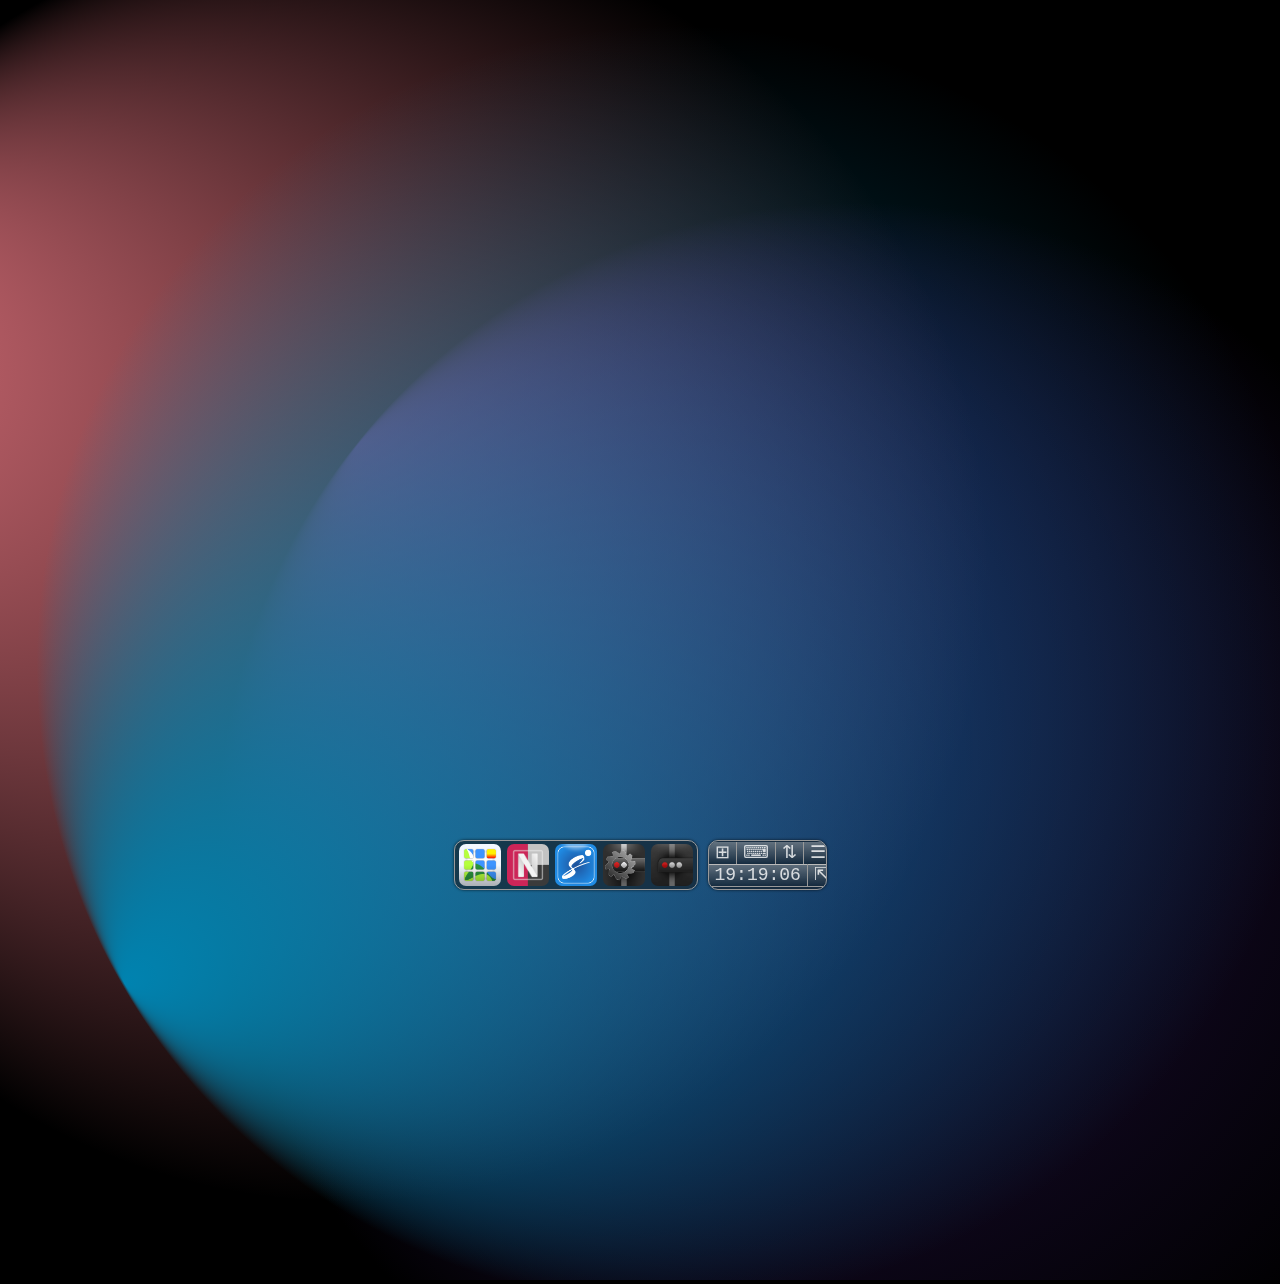
<file: index.html>
<!DOCTYPE html>
<html lang="pt-BR">

<head>
    <meta charset="UTF-8">
    <meta name="viewport" content="width=device-width, initial-scale=1.0">
    <link rel="icon"href="./base/midia/icons/ico-J-N.png"type="image/x-icon"/>
    <link rel="stylesheet" href="base/base.css">
    <title>Web-N-OS</title>
</head>
<body>
    <!--Janelas-->
    <!--Janela 0-->
    <div class="janela" id="conf">
        <div class="barraJanela">
            <div class="btnJanela"></div><span>Configurações</span>
            <z>☰</z><z>⌬</z><z>⌥</z><z>⌨</z><img src="./base/midia/icons/WEB-N-OS-C.png">
        </div>
        <div class="conteudoJanela">
            <button>Aplicar</button>
            <button>Botão 2</button>
            <button>OK</button>
        </div>
    </div>
    <!--0...-->
    <!--Janela 1-->
    <div class="janela" id="nnn">
        <div class="barraJanela">
            <div class="btnJanela"></div><span>NascaED</span>
            <z>☰</z><z>⌬</z><z>⌥</z><z>⌨</z><img src="./base/midia/icons/ico-N-1.png">
        </div>
        <div class="conteudoJanela">
            <object data-src="https://nascaed.com/"></object>
        </div>
    </div>
    <!--1...-->
    <!--Janela 2-->
    <div class="janela" id="inf">
        <div class="barraJanela">
            <div class="btnJanela"></div><span>informações</span>
            <z>☰</z><z>⌬</z><z>⌥</z><z>⌨</z><img src="./base/midia/icons/ico-J-N.png">
        </div>
        <div class="conteudoJanela">
            <h3>Logica da janela</h3>
            <p>Entenda como funciona as janelas...</p>
            <img style="width: 200px;" src="base/sysd/progs/apps/infoi/img/pup001.jpg">
            <p>O botão "Modo Foco" serve para destacar a janela de todo o resto...</p>
            <button onclick="fecharJanela('inf')">OK</button>
        </div>
    </div>
    <!--2...-->
    <!--Janela 3-->
    <div class="janela" id="SS" style="padding-left:0;width:90%;height:800px">
        <div class="barraJanela">
            <div class="btnJanela"></div><span>PNL - SS</span>
            <z>☰</z><z>⌬</z><z>⌥</z><z>⌨</z><img src="./base/midia/icons/ico-ss.png">
        </div>
        <div class="conteudoJanela">
            <object data-src="/base/apps/ss/index.html"></object>
        </div>
    </div>
    <!--3...-->
    <!--Janela 4-->
    <div class="janela" id="2048" style="width:430px;min-width:430px;height:500px;min-height:500px">
        <div class="barraJanela">
            <div class="btnJanela"></div><span>Jogo - 2048</span>
            <z>☰</z><z>⌬</z><z>⌥</z><z>⌨</z><img src="./base/midia/icons/ico-2048.png">
        </div>
        <div class="conteudoJanela">
            <object data-src="/base/apps/2048/index.html"></object>
        </div>
    </div>
    <!--4...-->
    <!--Janela 5-->
    <div class="janela" id="sis" style="width:1008px;min-width:1008px;height:650px;min-height:650px">
        <div class="barraJanela">
            <div class="btnJanela"></div><span>Sistema N</span>
            <z>☰</z><z>⌬</z><z>⌥</z><z>⌨</z><img src="./base/sysd/progs/apps/exep/p.png">
        </div>
        <div class="conteudoJanela">
            <object data-src="/base/sysd/progs/apps/exep/index.html"></object>
        </div>
    </div>
    <!--5...-->
    <!--Janela fim-->
    <!--Menu de todos os itens-->
    <div class="janela" id="tudo">
        <div class="btnJanela"></div><p>Todos os Itens</p>
        <div class="conteudoJanela">
            <z><img src="./base/midia/icons/ico-J-N.png" data-target="inf">
                <p>Modelo J</p>
            </z>
            <z><img src="./base/midia/icons/ico-N-1.png" data-target="nnn">
                <p>N ADD-on</p>
            </z>
            <z><img src="./base/midia/icons/WEB-N-OS-C.png" data-target="conf">
                <p>Modelo</p>
            </z>
            <z><img src="./base/midia/icons/ico-nascaed.png" data-target="nnn">
                <p>NascaED</p>
            </z>
            <z><img src="./base/sysd/progs/apps/exep/p.png" data-target="sis">
                <p>Arquivos</p>
            </z>
            <z><img src="./base/midia/icons/ico-terminal.png" data-target="Terminal">
                <p>Terminal</p>
            </z>
            <z><img src="./base/midia/icons/ico-ggg.png" data-target="...">
                <p>Jogo GGG</p>
            </z>
            <z><img src="./base/midia/icons/ico-acervo.png" data-target="...">
                <p>Acervo</p>
            </z>
            <z><img src="./base/midia/icons/ico-ne.png" data-target="...">
                <p>Noticias</p>
            </z>
            <z><img src="./base/midia/icons/ico-qr.png" data-target="...">
                <p>QR Code</p>
            </z>
            <z><img src="./base/midia/icons/ico-spfe.png" data-target="...">
                <p>SPFE</p>
            </z>
            <z><img src="./base/midia/icons/ico-ss.png" data-target="SS">
                <p>SS</p>
            </z>
            <z><img src="./base/midia/icons/ico-2048.png" data-target="2048">
                <p>2048</p>
            </z>
            <z><img src="./base/sysd/progs/load/ico-NascaEDOS.png" data-target="infosis">
                <p>Sis info</p>
            </z>
            <z><img src="./base/midia/icons/ico-editorTexto.png" data-target="...">
                <p>Edit Text</p>
            </z>
            <z><img src="./base/midia/icons/ico-pintny.png" data-target="...">
                <p>Pintat</p>
            </z>
            <z><img src="./base/midia/icons/ico-pdf-edit.png" data-target="...">
                <p>PDF Edit</p>
            </z>
        </div>
    </div>
    <!--Fim do menu de todos os itens-->
    <!--Barra Menu inicio-->
    <div class="barraGlobal">
        <div class="menuGlobal">
            <img src="./base/midia/icons/ico-todosapp.png" data-target="tudo">
            <img src="./base/midia/icons/ico-N-1.png" data-target="nnn">
            <img src="./base/midia/icons/ico-ss.png" data-target="SS">
            <img src="./base/midia/icons/WEB-N-OS-C.png" data-target="conf">
            <img src="./base/midia/icons/ico-J-N.png" data-target="inf">
        </div>
        <div class="itensGlobal">
            <z>⊞</z><z>⌨</z><z>⇅</z><z>☰</z><br><z id="horas">00:00:00</z><z onclick="telaG()">⇱</z>
        </div>
    </div>
    <!--Barra Menu fim-->
    <!--Fundo do sistema-->
    <div>
        <svg viewBox="0 0 100 100" preserveAspectRatio="xMidYMid slice">
            <defs>
                <radialGradient id="Gradient1" cx="50%" cy="50%" fx="0.441602%" fy="50%" r=".5">
                    <animate attributeName="fx" dur="34s" values="0%;3%;0%" repeatCount="indefinite"></animate>
                    <stop offset="0%" stop-color="#3a1c71"></stop>
                    <stop offset="100%" stop-color="#3a1c7100"></stop>
                </radialGradient>
                <radialGradient id="Gradient2" cx="50%" cy="50%" fx="2.68147%" fy="50%" r=".5">
                    <animate attributeName="fx" dur="23.5s" values="0%;3%;0%" repeatCount="indefinite"></animate>
                    <stop offset="0%" stop-color="#d76d77"></stop>
                    <stop offset="100%" stop-color="#d76d7700"></stop>
                </radialGradient>
                <radialGradient id="Gradient3" cx="50%" cy="50%" fx="0.836536%" fy="50%" r=".5">
                    <animate attributeName="fx" dur="21.5s" values="0%;3%;0%" repeatCount="indefinite"></animate>
                    <stop offset="0%" stop-color="#0083b0"></stop>
                    <stop offset="100%" stop-color="#0083b000"></stop>
                </radialGradient>
            </defs>
            <rect x="13.744%" y="1.18473%" width="100%" height="100%" fill="url(#Gradient1)"
                transform="rotate(334.41 50 50)">
                <animate attributeName="x" dur="20s" values="25%;0%;25%" repeatCount="indefinite"></animate>
                <animate attributeName="y" dur="21s" values="0%;25%;0%" repeatCount="indefinite"></animate>
                <animateTransform attributeName="transform" type="rotate" from="0 50 50" to="360 50 50" dur="7s"
                    repeatCount="indefinite"></animateTransform>
            </rect>
            <rect x="-2.17916%" y="35.4267%" width="100%" height="100%" fill="url(#Gradient2)"
                transform="rotate(255.072 50 50)">
                <animate attributeName="x" dur="23s" values="-25%;0%;-25%" repeatCount="indefinite"></animate>
                <animate attributeName="y" dur="24s" values="0%;50%;0%" repeatCount="indefinite"></animate>
                <animateTransform attributeName="transform" type="rotate" from="0 50 50" to="360 50 50" dur="12s"
                    repeatCount="indefinite"></animateTransform>
            </rect>
            <rect x="9.00483%" y="14.5733%" width="100%" height="100%" fill="url(#Gradient3)"
                transform="rotate(139.903 50 50)">
                <animate attributeName="x" dur="25s" values="0%;25%;0%" repeatCount="indefinite"></animate>
                <animate attributeName="y" dur="12s" values="0%;25%;0%" repeatCount="indefinite"></animate>
                <animateTransform attributeName="transform" type="rotate" from="360 50 50" to="0 50 50" dur="9s"
                    repeatCount="indefinite"></animateTransform>
            </rect>
        </svg>
    </div>
    <!--Fim do fundo sistema-->
    <div class="janela" id="infosis" style="width:550px;min-width:550px;height:600px;min-height:600px">
        <div class="barraJanela">
            <div class="btnJanela"></div><span>NascaED OS</span>
            <z>☰</z><z>⌬</z><z>⌥</z><z>⌨</z><img src="./base/sysd/progs/load/ico-NascaEDOS.png">
        </div>
        <div class="conteudoJanela">
            <zz>
                <img src="./base/sysd/libin/nascaedOS.png"></img>
            </zz>
            <zz>
                <zy>
                    <p id="infoM"></p>
                </zy>
                <z>
                    <p id="infoi"></p>
                </z>
            </zz>
        </div>
    </div>
    <div class="janela" id="Terminal">
        <div class="barraJanela">
            <div class="btnJanela"></div><span>Terminal - N OS</span>
            <z>☰</z><z>⌬</z><z>⌥</z><z>⌨</z><img src="./base/midia/icons/ico-terminal.png">
        </div>
        <div class="conteudoJanela">
            <div class="terminal">
                <div class="output" id="output">Bem-vindo ao terminal <strong>NascaED OS</strong>! Digite um comando.</div>
                <input type="text" id="input" placeholder="Digite um comando...">
            </div>
        </div>
    </div>
</body>
<!--Logicas aqui:-->
<script src="base/base.js"></script>
<script src="base/sysd/libin/terminal.js"></script>
</html>
</file>
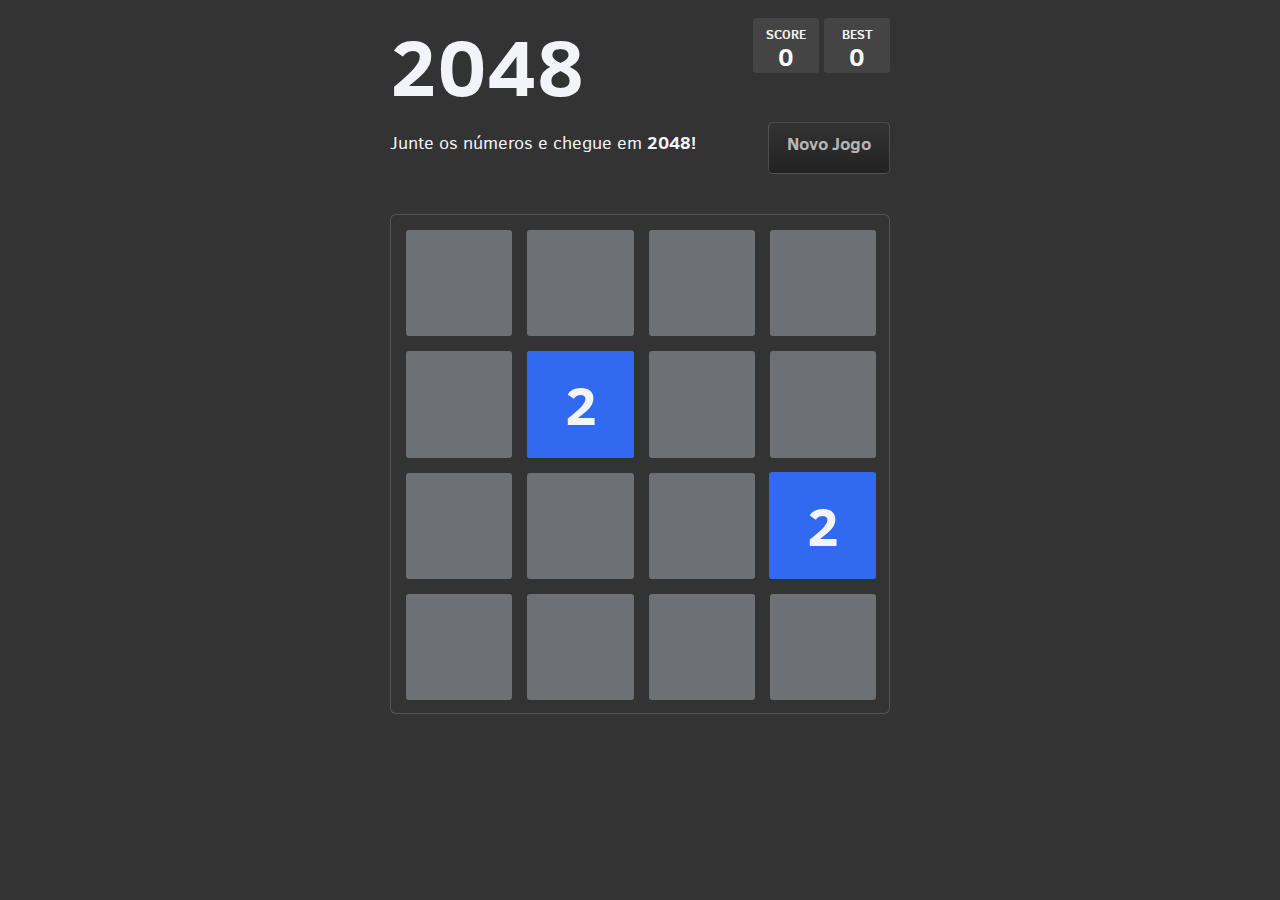
<file: base/apps/2048/index.html>
<!DOCTYPE html>
<html lang="pt-BR">
<head>
  <meta charset="utf-8">
  <title>2048</title>
  <link href="style/main.css" rel="stylesheet" type="text/css">
  <meta name="viewport" content="width=device-width, target-densitydpi=160dpi, initial-scale=1.0, maximum-scale=1">
</head>
<body>
  <div class="container">
    <div class="heading">
      <h1 class="title">2048</h1>
      <div class="scores-container">
        <div class="score-container">0</div>
        <div class="best-container">0</div>
      </div>
    </div>
    <div class="above-game">
      <p class="game-intro">Junte os números e chegue em <strong>2048!</strong></p>
      <a class="restart-button">Novo Jogo</a>
    </div>
    <div class="game-container">
      <div class="game-message">
        <div class="lower">
	        <a class="keep-playing-button">Continue</a>
          <a class="retry-button">Tente novamente</a>
        </div>
      </div>
      <div class="grid-container">
        <div class="grid-row">
          <div class="grid-cell"></div>
          <div class="grid-cell"></div>
          <div class="grid-cell"></div>
          <div class="grid-cell"></div>
        </div>
        <div class="grid-row">
          <div class="grid-cell"></div>
          <div class="grid-cell"></div>
          <div class="grid-cell"></div>
          <div class="grid-cell"></div>
        </div>
        <div class="grid-row">
          <div class="grid-cell"></div>
          <div class="grid-cell"></div>
          <div class="grid-cell"></div>
          <div class="grid-cell"></div>
        </div>
        <div class="grid-row">
          <div class="grid-cell"></div>
          <div class="grid-cell"></div>
          <div class="grid-cell"></div>
          <div class="grid-cell"></div>
        </div>
      </div>
      <div class="tile-container">
      </div>
    </div>
  </div>
  <script src="js/bind_polyfill.js"></script>
  <script src="js/classlist_polyfill.js"></script>
  <script src="js/animframe_polyfill.js"></script>
  <script src="js/keyboard_input_manager.js"></script>
  <script src="js/html_actuator.js"></script>
  <script src="js/grid.js"></script>
  <script src="js/tile.js"></script>
  <script src="js/local_storage_manager.js"></script>
  <script src="js/game_manager.js"></script>
  <script src="js/application.js"></script>
</body>
</html>
</file>
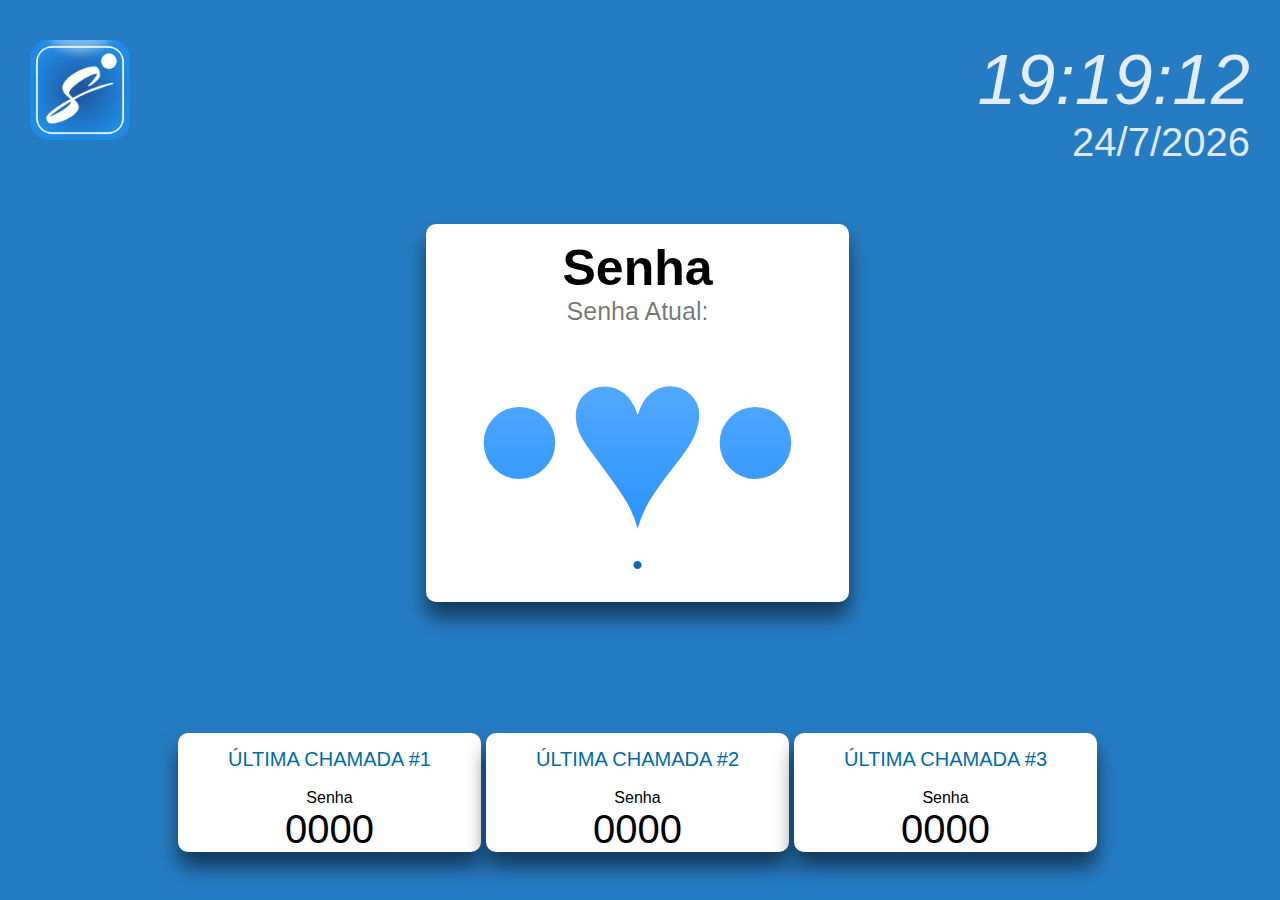
<file: base/apps/ss/index.html>
<!DOCTYPE html>
<html lang="pt-br">
  <head>
    <meta charset="UTF-8">
    <title>Painel de Senhas - S</title>
    <link rel="shortcut icon" type="image/png" href="midias/senhas-s.png"/>
    <link rel="stylesheet" href="aparencia.css">
  </head>
  <body>
    <header>
      <img src="midias/senhas-s.png" alt="Painel de Senhas - S" class="NascaEDLogo">
      </div>
      <div class="hud">
        <div id="horas">•♥•</div>
        <div id="data-atual">00/00/0000</div>
      </div>
    </header>
    <main>
      <div class="panel">
        <h2>Senha</h2>
        <p>Senha Atual:</p>
        <h1 id="current-number">•♥•</h1>
        <d id="horario-senha">•</d>
      </div>
    </main>
    <footer>
      <div class="panel">
        <span id="ultimaSenhaTexto">ÚLTIMA CHAMADA #1</span><br>
        <span>Senha</span>
        <span class="ultimaSenhaNumero" id="ultimaSenhaNumero">0000</span>
      </div>
      <div class="panel">
        <span id="ultimaSenhaTexto">ÚLTIMA CHAMADA #2</span><br>
        <span>Senha</span>
        <span class="ultimaSenhaNumero" id="ultimaSenhaNumero2">0000</span>
      </div>
      <div class="panel">
        <span id="ultimaSenhaTexto">ÚLTIMA CHAMADA #3</span><br>
        <span>Senha</span>
        <span class="ultimaSenhaNumero" id="ultimaSenhaNumero3">0000</span>
      </div>
      <script src="script.js"></script>
    </footer>
  </body>
</html>
</file>
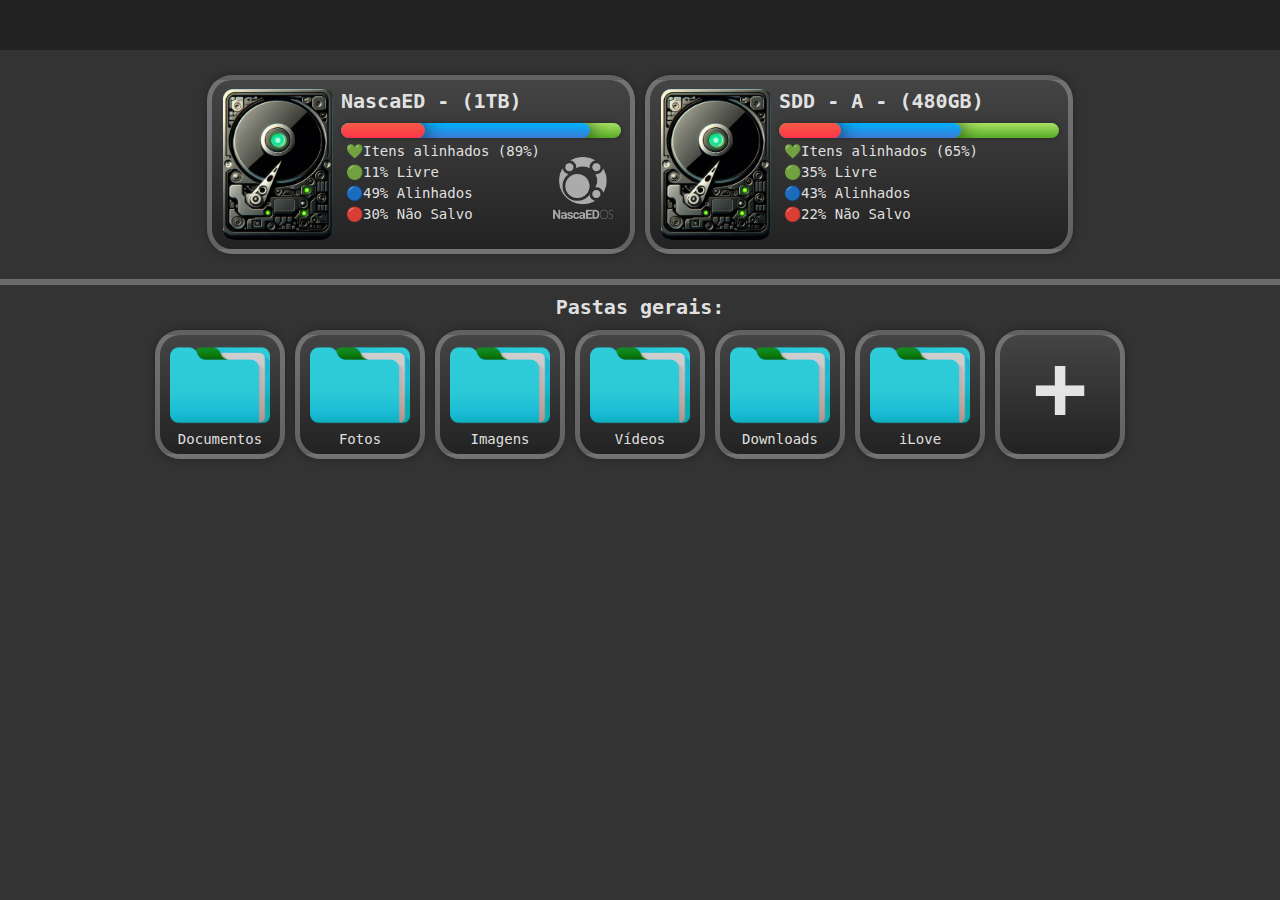
<file: base/sysd/progs/apps/exep/index.html>
<!DOCTYPE html>
<html lang="pt-BR">
<head>
    <meta charset="UTF-8">
    <meta name="viewport" content="width=device-width, initial-scale=1.0">
    <link rel="stylesheet" href="styles.css">
    <title>Avegador de Arquivos</title>
</head>
<body>
    <div class="tela">
        <div class="topo"></div>
        <div class="hdds">
            <div class="hd">
                <img src="hsd.png">
                <div class="infoi">
                    <h2>NascaED - (1TB)</h2>
                    <div class="barra"></div>
                    <p>💚Itens alinhados (89%)</p>
                    <p>🟢11% Livre</p>
                    <p>🔵49% Alinhados</p>
                    <p>🔴30% Não Salvo</p>
                    <img src="nascaedOS.png">
                </div>
            </div>
            <div class="hd">
                <img src="hsd.png">
                <div class="infoi">
                    <h2>SDD - A - (480GB)</h2>
                    <div class="barra1"></div>
                    <p>💚Itens alinhados (65%)</p>
                    <p>🟢35% Livre</p>
                    <p>🔵43% Alinhados</p>
                    <p>🔴22% Não Salvo</p>
                </div>
            </div>
        </div>
        <hr>
        <div class="itens">
            <h1>Pastas gerais:</h1>
            <z><img src="p.png"><p>Documentos</p></z>
            <z><img src="p.png"><p>Fotos</p></z>
            <z><img src="p.png"><p>Imagens</p></z>
            <z><img src="p.png"><p>Vídeos</p></z>
            <z><img src="p.png"><p>Downloads</p></z>
            <z><img src="p.png"><p>iLove</p></z>
            <z><h3>+</h3></z>
        </div>
    </div>
</body>
</html>
</file>
<file: base/base.css>
body {
    background-color: #000;
    margin: 0px;
    background-size: auto;
    background-repeat: no-repeat;
    background-position: center;
    overflow: hidden
}
/*----------------------------------------------------------------------------------Global*/
/*Janela inicio*/
.janela {
    width: 570px;
    height: 400px;
    min-width: 220px;
    min-height: 62px;
    position: absolute;
    top: 50%;
    left: 50%;
    -webkit-transform: translate(-50%, -50%);
    -ms-transform: translate(-50%, -50%);
    background-color: #000a;
    padding: 42px 0px 3px 110px;
    box-sizing: border-box;
    box-shadow: 0 0 30px #0008;
    border-radius: 8px;
    border: 1px solid #444;
    backdrop-filter: blur(100px);
    overflow: hidden;
    transform: translateZ(0) translate(-50%, -50%) scale(1);
    resize: both;
    user-select: none;
    z-index: 0;
    display: none
}

.barraJanela {
    background: linear-gradient(to bottom, #333, #222);
    position: absolute;
    top: 0;
    left: 0;
    right: 0;
    padding: 12px;
    padding-left: 16px;
    overflow: hidden;
    text-align: center;
    white-space: nowrap;
    box-shadow: 0 0 25px #0005
}

.btnJanela {
    position: relative;
    float: left;
    width: 12px;
    height: 12px;
    margin-right: 7px;
    margin-top: 4px;
    cursor: pointer;
    background: linear-gradient(to bottom, #f23, #f238);
    border-radius: 50%
}

.btnJanela::before,
.btnJanela::after {
    content: '';
    position: absolute;
    border-radius: 50%;
    width: 100%;
    height: 100%;
    background: linear-gradient(to bottom, #fffb, #fff5);
    cursor: pointer
}

.btnJanela::before {
    left: 20px
}

.btnJanela::after {
    left: 40px
}

.barraJanela z {
    position: relative;
    float: left;
    left: 49px;
    padding: 1px 4px;
    color: #fffa;
    background: linear-gradient(to bottom, #444, #333);
    border: 0px;
    border-radius: 5px;
    font-size: 16px;
    cursor: pointer;
    user-select: none;
    margin: -2px 2px
}

.barraJanela z:hover {
    background: #444
}

.barraJanela span {
    color: #fffa;
    font-family: monospace;
    font-size: 14px;
    user-select: none
}

.barraJanela img {
    position: relative;
    float: right;
    right: 2px;
    width: 28px;
    margin: -5px -8px -10px 0px;
    border-radius: 5px;
    box-shadow: 0 0 5px #000;
    user-select: none
}

.conteudoJanela {
    background: #363636;
    color: #fffa;
    height: calc(100% + 10px);
    width: 100%;
    top: 0;
    left: 20%;
    right: 0;
    padding: 0px;
    overflow: hidden;
    scrollbar-width: thin;
    box-shadow: 0 0 45px #0005;
    scrollbar-color: #444 #363636;
    border: 1px solid#7777;
    margin: 0px
}

.conteudoJanela object {
    margin: 0px;
    width: 100%;
    height: 100%
}
/*Janela Fim*/
/*--------------------------------------------------*/
/*Barra de Itens inicio*/
.barraGlobal {
    display: flex;
    position: absolute;
    justify-content: center;
    float: left;
    left: 0;
    top: calc(100% - 60px);
    width: 100%;
    user-select: none;
    height: 50px
}

.barraGlobal div{
    box-shadow: 0 0 3px #000b;
    border: 1px solid#999;
    background-color: #1118;
    border-radius: 10px;
    height: calc(100% - 2px);
    overflow: hidden;
    backdrop-filter: blur(50px)
}

.menuGlobal {
    padding: 0 3px;
    margin: 0 10px 0 0
}

.menuGlobal img {
    box-shadow: 0 0 0;
    border: 1px solid#0000;
    width: 42px;
    border-radius: 8px;
    cursor: pointer;
    margin: 2px 0 0 0
}

.menuGlobal img:hover {
    border: 1px solid#fffa
}

.itensGlobal {
    width: 117px;
    overflow: hidden;
    padding: 0px;
    margin: 0
}

.itensGlobal z {
    background: linear-gradient(to bottom, #fff5, #fff0);
    padding: 1px 6px;
    color: #fffc;
    border: 1px solid#999;
    border-top-width: 0;
    border-left-width: 0;
    font-size: 18px;
    font-family: monospace;
    cursor: pointer;
    user-select: none;
    margin: 0
}

.itensGlobal z:hover {
    color: #000c;
    background: #fff
}
/*Barra de Itens fim*/
/*------------------------------------------------------------*/
/*Menu de Icones*/
#tudo {
    height: calc(100% - 200px);
    width: calc(100% - 100px);
    top: calc(50% - 35px);
    padding: 5px 0px 0px 0px;
    color: #fff;
    font-family: monospace;
    font-size: 14px;
    text-align: center;
    resize: none;
    border-radius: 20px;
    border: 0px;
    background-color: #0005
}

#tudo .btnJanela {
    margin: 12px 0px 3px 20px
}

#tudo .conteudoJanela {
    border: 0px;
    background: #0000
}

#tudo .conteudoJanela z {
    display:inline-block;
    background-color: #0005;
    border: 1px solid #aaa7;
    box-shadow: 0 0 10px #0005;
    height:auto;
    width: 115px;
    padding: 9px;
    border-radius: 25px;
    margin: 5px;
    transition: 0.3s
}

#tudo .conteudoJanela z:hover {
    background-color: #0008;
    border: 1px solid #aaac
}

#tudo .conteudoJanela img {
    width: 110px;
    border-radius: 20px;
    box-shadow: 0 0 15px #000a;
    cursor: pointer;
    border: 1px solid #7777
}

#tudo .conteudoJanela z p {
    margin: 0px;
    text-align: center;
    font-family: monospace;
    width: 100%
}
/*Menu de icones fim*/
/*---------------------------------------------------------------------------------------*/
/*zz-z-*/
zz {
    display: flex;
    flex-direction: column;
    align-items: center;
    width: 100%
}
zz img {
    margin: 18px 0;
    width: 128px;
    border: none
}

zz z {
    background-color: #2229;
    height: 155px;
    margin-top: 10px;
    border-radius: 20px;
    padding: 10px;
    text-align: justify;
    padding: 10px;
    width: 390px
}

zz zy {
    background-color: #0009;
    height: 155px;
    margin-top: 10px;
    border-radius: 20px;
    padding: 10px;
    text-align: justify;
    padding: 10px;
    width: 390px
}

zz zy p {
    font-family: monospace;
    font-size: 14px;
    margin: 0;
    color: #00da00
}

zz zy h1 {
    font-family: monospace;
    font-size: 14px;
    margin: 0;
    color: #fffb
}

zz zy strong {
    font-family: monospace;
    margin-right: 238px;
    color: #00c3ff
}
/*zz-z-Fim*/
/*----------------------------------------------------------------------------------------*/
/*Terminal*/
.terminal {
    padding: 0;
    width: 100%;
    height: 100%;
    background-color: #111;
    font-size: 16px;
    color: #0b0;
    margin: 0
}

.terminal .output {
    height: calc(100% - 40px);
    overflow-y: scroll;
    scroll-margin-block: none;
    font-family: monospace;
    border-bottom: 1px solid #00ffbfbb;
    scrollbar-width: thin;
    margin: 0
}

.terminal .output p {
    font-family: monospace;
    margin: 2px
}

.terminal .output h3 {
    color: #00ffbfbb;
    font-size: 16px;
    margin: 2px
}

.terminal strong {
    color: #09f
}

.terminal input {
    width: 100%;
    padding: 5px;
    margin: 0;
    box-sizing: border-box;
    border: none;
    outline: none;
    font-family: monospace;
    background-color: #fff1;
    font-size: 16px;
    color: #00ffbfbb
}
/*Terminal Fim*/
/*------------------------------------------------------------------------------Global...*/
/*Itens Comuns*/
h3 {
    font-family: monospace;
    font-size: 20px;
    margin: 4px
}

p {
    font-family: arial;
    font-size: 14px;
    margin: 4px
}

button {
    padding: 4px 18px 8px 18px;
    color: #fffa;
    background: linear-gradient(to bottom, #333, #222);
    border: 1px solid#7777;
    border-radius: 5px;
    font-size: 12px;
    cursor: pointer;
    margin: 2px
}

button:hover {
    background: linear-gradient(to bottom, #444, #333);
    border: 1px solid#777
}

img {
    border: 1px solid#7777;
    margin: 2px
}

object {
    padding: 0px;
    margin: 0px
}
/*Itens Comuns fim*/
/*----------------------------------------------------------------------------*/
</file>
<file: base/apps/2048/style/main.css>
@import url(fonts/clear-sans.css);
html, body {
  margin: 0;
  padding: 0;
  background: #333;
  color: #f2f4f9;
  font-family: "Clear Sans", "Helvetica Neue", Arial, sans-serif;
  user-select: none;
  font-size: 18px; }

body {
  margin: 10px 0; }

.heading:after {
  content: "";
  display: block;
  clear: both; }

h1.title {
  font-size: 80px;
  font-weight: bold;
  margin: 0;
  display: block;
  float: left; }

@-webkit-keyframes move-up {
  0% {
    top: 25px;
    opacity: 1; }

  100% {
    top: -50px;
    opacity: 0; } }
@-moz-keyframes move-up {
  0% {
    top: 25px;
    opacity: 1; }

  100% {
    top: -50px;
    opacity: 0; } }
@keyframes move-up {
  0% {
    top: 25px;
    opacity: 1; }

  100% {
    top: -50px;
    opacity: 0; } }
.scores-container {
  float: right;
  text-align: right; }

.score-container, .best-container {
  position: relative;
  display: inline-block;
  background: #444;
  padding: 15px 25px;
  font-size: 25px;
  height: 25px;
  line-height: 47px;
  font-weight: bold;
  border-radius: 3px;
  color: white;
  margin-top: 8px;
  text-align: center; }
  .score-container:after, .best-container:after {
    position: absolute;
    width: 100%;
    top: 10px;
    left: 0;
    text-transform: uppercase;
    font-size: 13px;
    line-height: 13px;
    text-align: center;
    color: #f2f4f9; }
  .score-container .score-addition, .best-container .score-addition {
    position: absolute;
    right: 30px;
    color: red;
    font-size: 25px;
    line-height: 25px;
    font-weight: bold;
    color: #656d77e6;
    z-index: 100;
    -webkit-animation: move-up 600ms ease-in;
    -moz-animation: move-up 600ms ease-in;
    animation: move-up 600ms ease-in;
    -webkit-animation-fill-mode: both;
    -moz-animation-fill-mode: both;
    animation-fill-mode: both; }

.score-container:after {
  content: "Score"; }

.best-container:after {
  content: "Best"; }

p {
  margin-top: 0;
  margin-bottom: 10px;
  line-height: 1.65; }

a {
  color: #f2f4f9;
  font-weight: bold;
  text-decoration: underline;
  cursor: pointer; }

strong.important {
  text-transform: uppercase; }

hr {
  border: none;
  border-bottom: 1px solid #ffffff;
  margin-top: 20px;
  margin-bottom: 30px; }

.container {
  width: 500px;
  margin: 0 auto; }

@-webkit-keyframes fade-in {
  0% {
    opacity: 0; }

  100% {
    opacity: 1; } }
@-moz-keyframes fade-in {
  0% {
    opacity: 0; }

  100% {
    opacity: 1; } }
@keyframes fade-in {
  0% {
    opacity: 0; }

  100% {
    opacity: 1; } }
.game-container {
  margin-top: 40px;
  position: relative;
  padding: 15px;
  cursor: default;
  -webkit-touch-callout: none;
  -ms-touch-callout: none;
  -webkit-user-select: none;
  -moz-user-select: none;
  -ms-user-select: none;
  -ms-touch-action: none;
  touch-action: none;
  background: #333;
  border: 1px solid#7777;
  border-radius: 6px;
  width: 500px;
  height: 500px;
  -webkit-box-sizing: border-box;
  -moz-box-sizing: border-box;
  box-sizing: border-box; }
  .game-container .game-message {
    display: none;
    position: absolute;
    top: 0;
    right: 0;
    bottom: 0;
    left: 0;
    background: #0000009d;
    z-index: 100;
    text-align: center;
    -webkit-animation: fade-in 800ms ease 1200ms;
    -moz-animation: fade-in 800ms ease 1200ms;
    animation: fade-in 800ms ease 1200ms;
    -webkit-animation-fill-mode: both;
    -moz-animation-fill-mode: both;
    animation-fill-mode: both; }
    .game-container .game-message p {
      font-size: 60px;
      font-weight: bold;
      height: 60px;
      line-height: 60px;
      margin-top: 222px; }
    .game-container .game-message .lower {
      display: block;
      margin-top: 59px; }
    .game-container .game-message a {
      display: inline-block;
      padding: 4px 18px 8px 18px;
    color: #fffa;
    background: linear-gradient(to bottom, #333, #222);
    border: 1px solid#7777;
    border-radius: 5px;
      text-decoration: none;
      height: 40px;
      line-height: 42px;
      margin-left: 9px; }
      .game-container .game-message a.keep-playing-button {
        display: none; }
    .game-container .game-message.game-won {
      background: #2e7aed80;
      color: #f9f6f2; }
      .game-container .game-message.game-won a.keep-playing-button {
        display: inline-block; }
    .game-container .game-message.game-won, .game-container .game-message.game-over {
      display: block; }

.grid-container {
  position: absolute;
  z-index: 1; }

.grid-row {
  margin-bottom: 15px; }
  .grid-row:last-child {
    margin-bottom: 0; }
  .grid-row:after {
    content: "";
    display: block;
    clear: both; }

.grid-cell {
  width: 106.25px;
  height: 106.25px;
  margin-right: 15px;
  float: left;
  border-radius: 3px;
  background: #dae1ee59; }
  .grid-cell:last-child {
    margin-right: 0; }

.tile-container {
  position: absolute;
  z-index: 2; }

.tile, .tile .tile-inner {
  width: 107px;
  height: 107px;
  line-height: 107px; }
.tile.tile-position-1-1 {
  -webkit-transform: translate(0px, 0px);
  -moz-transform: translate(0px, 0px);
  -ms-transform: translate(0px, 0px);
  transform: translate(0px, 0px); }
.tile.tile-position-1-2 {
  -webkit-transform: translate(0px, 121px);
  -moz-transform: translate(0px, 121px);
  -ms-transform: translate(0px, 121px);
  transform: translate(0px, 121px); }
.tile.tile-position-1-3 {
  -webkit-transform: translate(0px, 242px);
  -moz-transform: translate(0px, 242px);
  -ms-transform: translate(0px, 242px);
  transform: translate(0px, 242px); }
.tile.tile-position-1-4 {
  -webkit-transform: translate(0px, 363px);
  -moz-transform: translate(0px, 363px);
  -ms-transform: translate(0px, 363px);
  transform: translate(0px, 363px); }
.tile.tile-position-2-1 {
  -webkit-transform: translate(121px, 0px);
  -moz-transform: translate(121px, 0px);
  -ms-transform: translate(121px, 0px);
  transform: translate(121px, 0px); }
.tile.tile-position-2-2 {
  -webkit-transform: translate(121px, 121px);
  -moz-transform: translate(121px, 121px);
  -ms-transform: translate(121px, 121px);
  transform: translate(121px, 121px); }
.tile.tile-position-2-3 {
  -webkit-transform: translate(121px, 242px);
  -moz-transform: translate(121px, 242px);
  -ms-transform: translate(121px, 242px);
  transform: translate(121px, 242px); }
.tile.tile-position-2-4 {
  -webkit-transform: translate(121px, 363px);
  -moz-transform: translate(121px, 363px);
  -ms-transform: translate(121px, 363px);
  transform: translate(121px, 363px); }
.tile.tile-position-3-1 {
  -webkit-transform: translate(242px, 0px);
  -moz-transform: translate(242px, 0px);
  -ms-transform: translate(242px, 0px);
  transform: translate(242px, 0px); }
.tile.tile-position-3-2 {
  -webkit-transform: translate(242px, 121px);
  -moz-transform: translate(242px, 121px);
  -ms-transform: translate(242px, 121px);
  transform: translate(242px, 121px); }
.tile.tile-position-3-3 {
  -webkit-transform: translate(242px, 242px);
  -moz-transform: translate(242px, 242px);
  -ms-transform: translate(242px, 242px);
  transform: translate(242px, 242px); }
.tile.tile-position-3-4 {
  -webkit-transform: translate(242px, 363px);
  -moz-transform: translate(242px, 363px);
  -ms-transform: translate(242px, 363px);
  transform: translate(242px, 363px); }
.tile.tile-position-4-1 {
  -webkit-transform: translate(363px, 0px);
  -moz-transform: translate(363px, 0px);
  -ms-transform: translate(363px, 0px);
  transform: translate(363px, 0px); }
.tile.tile-position-4-2 {
  -webkit-transform: translate(363px, 121px);
  -moz-transform: translate(363px, 121px);
  -ms-transform: translate(363px, 121px);
  transform: translate(363px, 121px); }
.tile.tile-position-4-3 {
  -webkit-transform: translate(363px, 242px);
  -moz-transform: translate(363px, 242px);
  -ms-transform: translate(363px, 242px);
  transform: translate(363px, 242px); }
.tile.tile-position-4-4 {
  -webkit-transform: translate(363px, 363px);
  -moz-transform: translate(363px, 363px);
  -ms-transform: translate(363px, 363px);
  transform: translate(363px, 363px); }

.tile {
  position: absolute;
  -webkit-transition: 100ms ease-in-out;
  -moz-transition: 100ms ease-in-out;
  transition: 100ms ease-in-out;
  -webkit-transition-property: -webkit-transform;
  -moz-transition-property: -moz-transform;
  transition-property: transform; }
  .tile .tile-inner {
    border-radius: 3px;
    background: #f2f4f9;
    text-align: center;
    font-weight: bold;
    z-index: 10;
    font-size: 55px; }
  .tile.tile-2 .tile-inner {
    background: #316af1;
    box-shadow: 0 0 30px 10px rgba(243, 215, 116, 0), inset 0 0 0 1px rgba(255, 255, 255, 0); }
  .tile.tile-4 .tile-inner {
    background: #003dc2;
    box-shadow: 0 0 30px 10px rgba(243, 215, 116, 0), inset 0 0 0 1px rgba(255, 255, 255, 0); }
  .tile.tile-8 .tile-inner {
    color: #f2f4f9;
    background: #798bf2; }
  .tile.tile-16 .tile-inner {
    color: #f2f4f9;
    background: #6563f5; }
  .tile.tile-32 .tile-inner {
    color: #f2f4f9;
    background: #625ff6; }
  .tile.tile-64 .tile-inner {
    color: #f2f4f9;
    background: #3b48f6; }
  .tile.tile-128 .tile-inner {
    color: #f2f4f9;
    background: #72caed;
    box-shadow: 0 0 30px 10px #74e0f33d, inset 0 0 0 1px #ffffff24;
    font-size: 45px; }
    @media screen and (max-width: 520px) {
      .tile.tile-128 .tile-inner {
        font-size: 25px; } }
  .tile.tile-256 .tile-inner {
    color: #f2f4f9;
    background: #8b61ed;
    box-shadow: 0 0 30px 10px #9a74f351, inset 0 0 0 1px #ffffff30;
    font-size: 45px; }
    @media screen and (max-width: 520px) {
      .tile.tile-256 .tile-inner {
        font-size: 25px; } }
  .tile.tile-512 .tile-inner {
    color: #f2f4f9;
    background: #bb50ed;
    box-shadow: 0 0 30px 10px #f374f365, inset 0 0 0 1px #ffffff3d;
    font-size: 45px; }
    @media screen and (max-width: 520px) {
      .tile.tile-512 .tile-inner {
        font-size: 25px; } }
  .tile.tile-1024 .tile-inner {
    color: #f2f4f9;
    background: #d03fed;
    box-shadow: 0 0 30px 10px #e874f379, inset 0 0 0 1px #ffffff49;
    font-size: 35px; }
    @media screen and (max-width: 520px) {
      .tile.tile-1024 .tile-inner {
        font-size: 15px; } }
  .tile.tile-2048 .tile-inner {
    color: #f2f4f9;
    background: #ed2ead;
    box-shadow: 0 0 30px 10px #f374af8e, inset 0 0 0 1px #ffffff55;
    font-size: 35px; }
    @media screen and (max-width: 520px) {
      .tile.tile-2048 .tile-inner {
        font-size: 15px; } }
  .tile.tile-super .tile-inner {
    color: #f2f4f9;
    background: #3c3a32;
    font-size: 30px; }
    @media screen and (max-width: 520px) {
      .tile.tile-super .tile-inner {
        font-size: 10px; } }

@-webkit-keyframes appear {
  0% {
    opacity: 0;
    -webkit-transform: scale(0);
    -moz-transform: scale(0);
    -ms-transform: scale(0);
    transform: scale(0); }

  100% {
    opacity: 1;
    -webkit-transform: scale(1);
    -moz-transform: scale(1);
    -ms-transform: scale(1);
    transform: scale(1); } }
@-moz-keyframes appear {
  0% {
    opacity: 0;
    -webkit-transform: scale(0);
    -moz-transform: scale(0);
    -ms-transform: scale(0);
    transform: scale(0); }

  100% {
    opacity: 1;
    -webkit-transform: scale(1);
    -moz-transform: scale(1);
    -ms-transform: scale(1);
    transform: scale(1); } }
@keyframes appear {
  0% {
    opacity: 0;
    -webkit-transform: scale(0);
    -moz-transform: scale(0);
    -ms-transform: scale(0);
    transform: scale(0); }

  100% {
    opacity: 1;
    -webkit-transform: scale(1);
    -moz-transform: scale(1);
    -ms-transform: scale(1);
    transform: scale(1); } }
.tile-new .tile-inner {
  -webkit-animation: appear 200ms ease 100ms;
  -moz-animation: appear 200ms ease 100ms;
  animation: appear 200ms ease 100ms;
  -webkit-animation-fill-mode: backwards;
  -moz-animation-fill-mode: backwards;
  animation-fill-mode: backwards; }

@-webkit-keyframes pop {
  0% {
    -webkit-transform: scale(0);
    -moz-transform: scale(0);
    -ms-transform: scale(0);
    transform: scale(0); }

  50% {
    -webkit-transform: scale(1.2);
    -moz-transform: scale(1.2);
    -ms-transform: scale(1.2);
    transform: scale(1.2); }

  100% {
    -webkit-transform: scale(1);
    -moz-transform: scale(1);
    -ms-transform: scale(1);
    transform: scale(1); } }
@-moz-keyframes pop {
  0% {
    -webkit-transform: scale(0);
    -moz-transform: scale(0);
    -ms-transform: scale(0);
    transform: scale(0); }

  50% {
    -webkit-transform: scale(1.2);
    -moz-transform: scale(1.2);
    -ms-transform: scale(1.2);
    transform: scale(1.2); }

  100% {
    -webkit-transform: scale(1);
    -moz-transform: scale(1);
    -ms-transform: scale(1);
    transform: scale(1); } }
@keyframes pop {
  0% {
    -webkit-transform: scale(0);
    -moz-transform: scale(0);
    -ms-transform: scale(0);
    transform: scale(0); }

  50% {
    -webkit-transform: scale(1.2);
    -moz-transform: scale(1.2);
    -ms-transform: scale(1.2);
    transform: scale(1.2); }

  100% {
    -webkit-transform: scale(1);
    -moz-transform: scale(1);
    -ms-transform: scale(1);
    transform: scale(1); } }
.tile-merged .tile-inner {
  z-index: 20;
  -webkit-animation: pop 200ms ease 100ms;
  -moz-animation: pop 200ms ease 100ms;
  animation: pop 200ms ease 100ms;
  -webkit-animation-fill-mode: backwards;
  -moz-animation-fill-mode: backwards;
  animation-fill-mode: backwards; }

.above-game:after {
  content: "";
  display: block;
  clear: both; }

.game-intro {
  float: left;
  line-height: 42px;
  margin-bottom: 0; }

.restart-button {
  display: inline-block;
  color: #fffa;
  background: linear-gradient(to bottom, #333, #222);
  border: 1px solid#7777;
  padding: 0px 18px 8px 18px;
  border-radius: 5px;
  text-decoration: none;
  line-height: 42px;
  text-align: center;
  float: right; }

.game-explanation {
  margin-top: 50px; }

@media screen and (max-width: 520px) {
  html, body {
    font-size: 15px; }

  body {
    margin: 20px 0;
    padding: 0 20px; }

  h1.title {
    font-size: 27px;
    margin-top: 15px; }

  .container {
    width: 280px;
    margin: 0 auto; }

  .score-container, .best-container {
    margin-top: 0;
    padding: 15px 10px;
    min-width: 40px; }

  .heading {
    margin-bottom: 10px; }

  .game-intro {
    width: 55%;
    display: block;
    box-sizing: border-box;
    line-height: 1.65; }

  .restart-button {
    width: 42%;
    padding: 0;
    display: block;
    box-sizing: border-box;
    margin-top: 2px; }

  .game-container {
    margin-top: 17px;
    position: relative;
    padding: 10px;
    cursor: default;
    -webkit-touch-callout: none;
    -ms-touch-callout: none;
    -webkit-user-select: none;
    -moz-user-select: none;
    -ms-user-select: none;
    -ms-touch-action: none;
    touch-action: none;
    background: #333;
    border: 1px solid#7777;
    border-radius: 6px;
    width: 280px;
    height: 280px;
    -webkit-box-sizing: border-box;
    -moz-box-sizing: border-box;
    box-sizing: border-box; }
    .game-container .game-message {
      display: none;
      position: absolute;
      top: 0;
      right: 0;
      bottom: 0;
      left: 0;
      background: #00000080;
      z-index: 100;
      text-align: center;
      -webkit-animation: fade-in 800ms ease 1200ms;
      -moz-animation: fade-in 800ms ease 1200ms;
      animation: fade-in 800ms ease 1200ms;
      -webkit-animation-fill-mode: both;
      -moz-animation-fill-mode: both;
      animation-fill-mode: both; }
      .game-container .game-message p {
        font-size: 60px;
        font-weight: bold;
        height: 60px;
        line-height: 60px;
        margin-top: 222px; }
      .game-container .game-message .lower {
        display: block;
        margin-top: 59px; }
      .game-container .game-message a {
        display: inline-block;
        padding: 4px 18px 8px 18px;
    color: #fffa;
    background: linear-gradient(to bottom, #333, #222);
    border: 1px solid#7777;
    border-radius: 5px;
        text-decoration: none;
        height: 40px;
        line-height: 42px;
        margin-left: 9px; }
        .game-container .game-message a.keep-playing-button {
          display: none; }
      .game-container .game-message.game-won {
        background: #2ea1ed80;
        color: #f9f6f2; }
        .game-container .game-message.game-won a.keep-playing-button {
          display: inline-block; }
      .game-container .game-message.game-won, .game-container .game-message.game-over {
        display: block; }

  .grid-container {
    position: absolute;
    z-index: 1; }

  .grid-row {
    margin-bottom: 10px; }
    .grid-row:last-child {
      margin-bottom: 0; }
    .grid-row:after {
      content: "";
      display: block;
      clear: both; }

  .grid-cell {
    width: 57.5px;
    height: 57.5px;
    margin-right: 10px;
    float: left;
    border-radius: 3px;
    background: #dadfee59; }
    .grid-cell:last-child {
      margin-right: 0; }

  .tile-container {
    position: absolute;
    z-index: 2; }

  .tile, .tile .tile-inner {
    width: 58px;
    height: 58px;
    line-height: 58px; }
  .tile.tile-position-1-1 {
    -webkit-transform: translate(0px, 0px);
    -moz-transform: translate(0px, 0px);
    -ms-transform: translate(0px, 0px);
    transform: translate(0px, 0px); }
  .tile.tile-position-1-2 {
    -webkit-transform: translate(0px, 67px);
    -moz-transform: translate(0px, 67px);
    -ms-transform: translate(0px, 67px);
    transform: translate(0px, 67px); }
  .tile.tile-position-1-3 {
    -webkit-transform: translate(0px, 135px);
    -moz-transform: translate(0px, 135px);
    -ms-transform: translate(0px, 135px);
    transform: translate(0px, 135px); }
  .tile.tile-position-1-4 {
    -webkit-transform: translate(0px, 202px);
    -moz-transform: translate(0px, 202px);
    -ms-transform: translate(0px, 202px);
    transform: translate(0px, 202px); }
  .tile.tile-position-2-1 {
    -webkit-transform: translate(67px, 0px);
    -moz-transform: translate(67px, 0px);
    -ms-transform: translate(67px, 0px);
    transform: translate(67px, 0px); }
  .tile.tile-position-2-2 {
    -webkit-transform: translate(67px, 67px);
    -moz-transform: translate(67px, 67px);
    -ms-transform: translate(67px, 67px);
    transform: translate(67px, 67px); }
  .tile.tile-position-2-3 {
    -webkit-transform: translate(67px, 135px);
    -moz-transform: translate(67px, 135px);
    -ms-transform: translate(67px, 135px);
    transform: translate(67px, 135px); }
  .tile.tile-position-2-4 {
    -webkit-transform: translate(67px, 202px);
    -moz-transform: translate(67px, 202px);
    -ms-transform: translate(67px, 202px);
    transform: translate(67px, 202px); }
  .tile.tile-position-3-1 {
    -webkit-transform: translate(135px, 0px);
    -moz-transform: translate(135px, 0px);
    -ms-transform: translate(135px, 0px);
    transform: translate(135px, 0px); }
  .tile.tile-position-3-2 {
    -webkit-transform: translate(135px, 67px);
    -moz-transform: translate(135px, 67px);
    -ms-transform: translate(135px, 67px);
    transform: translate(135px, 67px); }
  .tile.tile-position-3-3 {
    -webkit-transform: translate(135px, 135px);
    -moz-transform: translate(135px, 135px);
    -ms-transform: translate(135px, 135px);
    transform: translate(135px, 135px); }
  .tile.tile-position-3-4 {
    -webkit-transform: translate(135px, 202px);
    -moz-transform: translate(135px, 202px);
    -ms-transform: translate(135px, 202px);
    transform: translate(135px, 202px); }
  .tile.tile-position-4-1 {
    -webkit-transform: translate(202px, 0px);
    -moz-transform: translate(202px, 0px);
    -ms-transform: translate(202px, 0px);
    transform: translate(202px, 0px); }
  .tile.tile-position-4-2 {
    -webkit-transform: translate(202px, 67px);
    -moz-transform: translate(202px, 67px);
    -ms-transform: translate(202px, 67px);
    transform: translate(202px, 67px); }
  .tile.tile-position-4-3 {
    -webkit-transform: translate(202px, 135px);
    -moz-transform: translate(202px, 135px);
    -ms-transform: translate(202px, 135px);
    transform: translate(202px, 135px); }
  .tile.tile-position-4-4 {
    -webkit-transform: translate(202px, 202px);
    -moz-transform: translate(202px, 202px);
    -ms-transform: translate(202px, 202px);
    transform: translate(202px, 202px); }

  .tile .tile-inner {
    font-size: 35px; }

  .game-message p {
    font-size: 30px !important;
    height: 30px !important;
    line-height: 30px !important;
    margin-top: 90px !important; }
  .game-message .lower {
    margin-top: 30px !important; } }
</file>
<file: base/apps/ss/aparencia.css>
body {
    background: #267cc2;
	animation: blinker 10s linear infinite;
	font-family: Arial, sans-serif;
    user-select: none;
    margin: 0px;
    overflow: hidden;
    scrollbar-width: thin
}

header {
	display: flex;
    justify-content: space-between;
	align-items: center;
	height: 20vh;
    margin: 0px 0px -20px 0px;
    padding: 0px 30px 0px 30px
}

main {
	display: flex;
	justify-content: center;
	align-items: center;
	height: 60vh;
    margin: 0px 0px 0px 0px
}

footer {
    display: flex;
	justify-content: center;
	align-items: center;
    height: 20vh;
    margin: 20px 0px 0px 0px
}

@keyframes blinker {
	50% {
		background-color: #134d7c
	}
}

.barraSuperior{
	height: 200px;
	margin-top: 0px
}

.panel {
    display: flex;
    justify-content: center;
    align-items: center;
    flex-direction: column;
    padding: 15px 50px 0px 50px;
    margin: -30px 5px 5px 0px;
    border-radius: 10px;
    box-shadow: 0px 15px 20px rgba(0, 0, 0, 0.541);
    background-color: #fff
}

h1 {
    font-size: 250px;
	font-weight: bold;
    margin: -20px 0px 0px 0px;
	background: linear-gradient(to bottom, #6cb5ff, #1a8cff);
	-webkit-background-clip: text;
	-webkit-text-fill-color: transparent
}

h2 {
    font-size: 50px;
    margin: 0
}

p {
    font-size: 25px;
    color: rgba(0, 0, 0, 0.541);
    margin: 0px 0px -10px 0px
}

d {
    font-size: 30px;
    background: linear-gradient(to bottom, #167be0, #0b4d8f);
	-webkit-background-clip: text;
	-webkit-text-fill-color: transparent;
    margin: -35px 0px 20px 0px
}

#ultimaSenhaTexto{
	font-size: 20px;
	color: #006caa
}

.ultimaSenhaNumero{
	font-size: 40px;
	color: black
}

.animation {
    animation-name: slide-up;
    animation-duration: 0.9s
}

@keyframes slide-up {
    0% {
      transform: translateY(100%)
    }
    100% {
      transform: translateY(0)
    }
}

audio{
	display: none;
}

.NascaEDLogo{
    margin: 0px 0vw 0px 0px;
	max-width: 100px;
    height: 100px
}

#horas{
    font-size: 70px;
    font-style: italic;
    text-align: right;
	color: #fffd
}

.hud{
    margin: 25px 0px 0px 0px;
    text-align: right;
	color: #fffd;
    font-size: 40px
}
</file>
<file: base/sysd/progs/apps/exep/styles.css>
body {
    font-family: monospace;
    margin: 0;
    padding: 0;
    color: #fffd;
    user-select: none;
    scrollbar-width: thin;
    background-color: #333
}

.topo {
    width: 100%;
    height: 50px;
    margin-bottom: 20px;
    background-color: #222
}

.hdds {
    display: flex;
    flex-wrap: wrap;
    justify-content: center;
    width: 100%
}

h2 {
    margin: 0px 0 10px 0;
    font-size: 20px
}

p {
    margin: 5px;
    font-size: 14px;
}

hr {
    border: 3px solid #aaa7;
    margin: 20px 0 40px 0
}

.hdds img {
    width: 110px;
    padding: 0 8px 0 2px

}

.hd {
    display:flex;
    background: linear-gradient(to bottom, #444, #222);
    border: 5px solid #aaa7;
    box-shadow: 0 0 10px #0005;
    height:auto;
    width: 400px;
    padding: 9px;
    border-radius: 25px;
    margin: 5px;
    overflow: hidden;
    cursor: pointer;
    transition: 0.3s
}

.hd:hover {
    background: linear-gradient(to bottom, #555, #222);
    box-shadow: 0 0 30px #0005;
    border: 5px solid #aaac
}
.hd:hover img {
    opacity: 1;
}

.infoi {
    width: 100%
}

.infoi img {
    position: absolute;
    width: 60px;
    opacity: 0.6;
    margin: -70px 0 0 210px;
    transition: 0.3s
}

.barra {
    position: relative;
    height: 15px;
    background: linear-gradient(to bottom, #a8e063,#56ab27);
    box-shadow: 0 0 5px #0005;
    border-radius: 15px;
    overflow: hidden
}

.barra::before,
.barra::after {
    content: '';
    position: absolute;
    height: 15px;
    border-radius: 10px;
    box-shadow: 0 0 20px #000;
    left: 0
}

.barra::before {
    width: 89%;
    background: linear-gradient(to bottom, #00b2ff, #3a7bd5)
}

.barra::after {
    width: 30%;
    background: linear-gradient(to bottom, #f45c45,#ff3349)
}

.barra1 {
    position: relative;
    height: 15px;
    background: linear-gradient(to bottom, #a8e063,#56ab27);
    box-shadow: 0 0 5px #0005;
    border-radius: 15px;
    overflow: hidden
}

.barra1::before,
.barra1::after {
    content: '';
    position: absolute;
    height: 15px;
    border-radius: 10px;
    box-shadow: 0 0 20px #000;
    left: 0
}

.barra1::before {
    width: 65%;
    background: linear-gradient(to bottom, #00b2ff, #3a7bd5)
}

.barra1::after {
    width: 22%;
    background: linear-gradient(to bottom, #f45c45,#ff3349)
}

.itens {
    display: flex;
    flex-wrap: wrap;
    justify-content: center;
    width: 100%
}

.itens h1 {
    position: absolute;
    margin: -30px;
    font-size: 20px
}

z {
    display:inline-block;
    background: linear-gradient(to bottom, #444, #222);
    border: 5px solid #aaa7;
    box-shadow: 0 0 10px #0005;
    height:auto;
    width: 100px;
    padding: 0px 10px;
    border-radius: 25px;
    margin: 5px;
    cursor: pointer;
    overflow: hidden;
    transition: 0.3s
}

z:hover {
    background: linear-gradient(to bottom, #555, #222);
    border: 5px solid #aaac
}

z:hover img {
    opacity: 1;
}

z img{
    width: 100px;
    opacity: 0.8;
    margin-bottom: -12px;
    filter: hue-rotate(140deg);
    transition: 0.3s
}

z p {
    text-align: center
}

z h3 {
    font-size: 90px;
    margin: 0 0 14px 0;
    text-align: center
}
</file>
